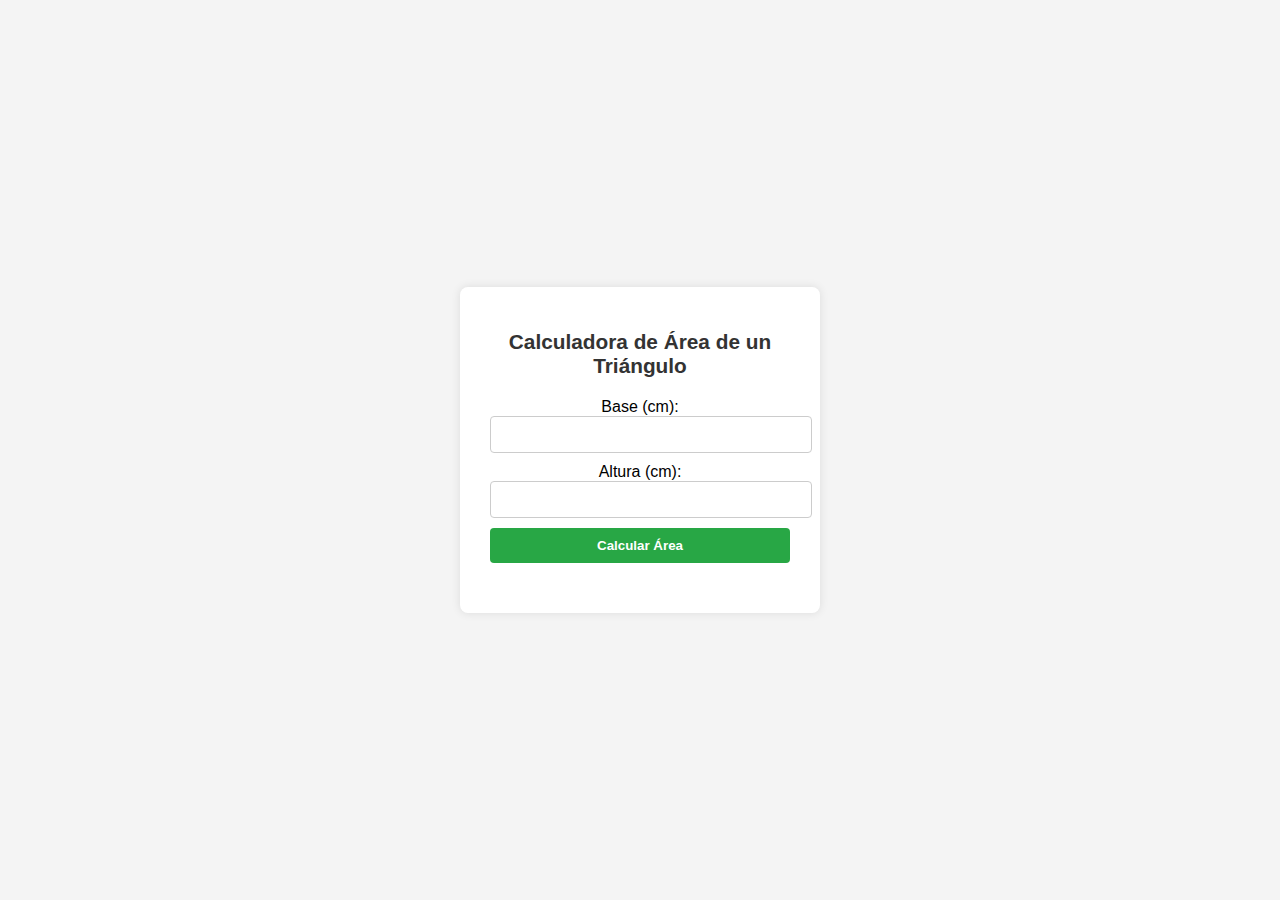
<file: paginas 9/problema 1/index.html>
<!DOCTYPE html>
<html lang="es">
<head>
    <meta charset="UTF-8">
    <meta name="viewport" content="width=device-width, initial-scale=1.0">
    <title>Área de un Triángulo</title>
    <link rel="stylesheet" href="style.css">
</head>
<body>
    <div class="container">
        <h1>Calculadora de Área de un Triángulo</h1>
        <form id="triangleForm">
            <label for="base">Base (cm):</label>
            <input type="number" id="base" name="base" step="any" required>

            <label for="altura">Altura (cm):</label>
            <input type="number" id="altura" name="altura" step="any" required>

            <button type="submit">Calcular Área</button>
        </form>

        <div id="resultado"></div>
    </div>

    <!-- Vincula al archivo script.js -->
    <script src="vinculadores.js"></script>
</body>
</html>
</file>
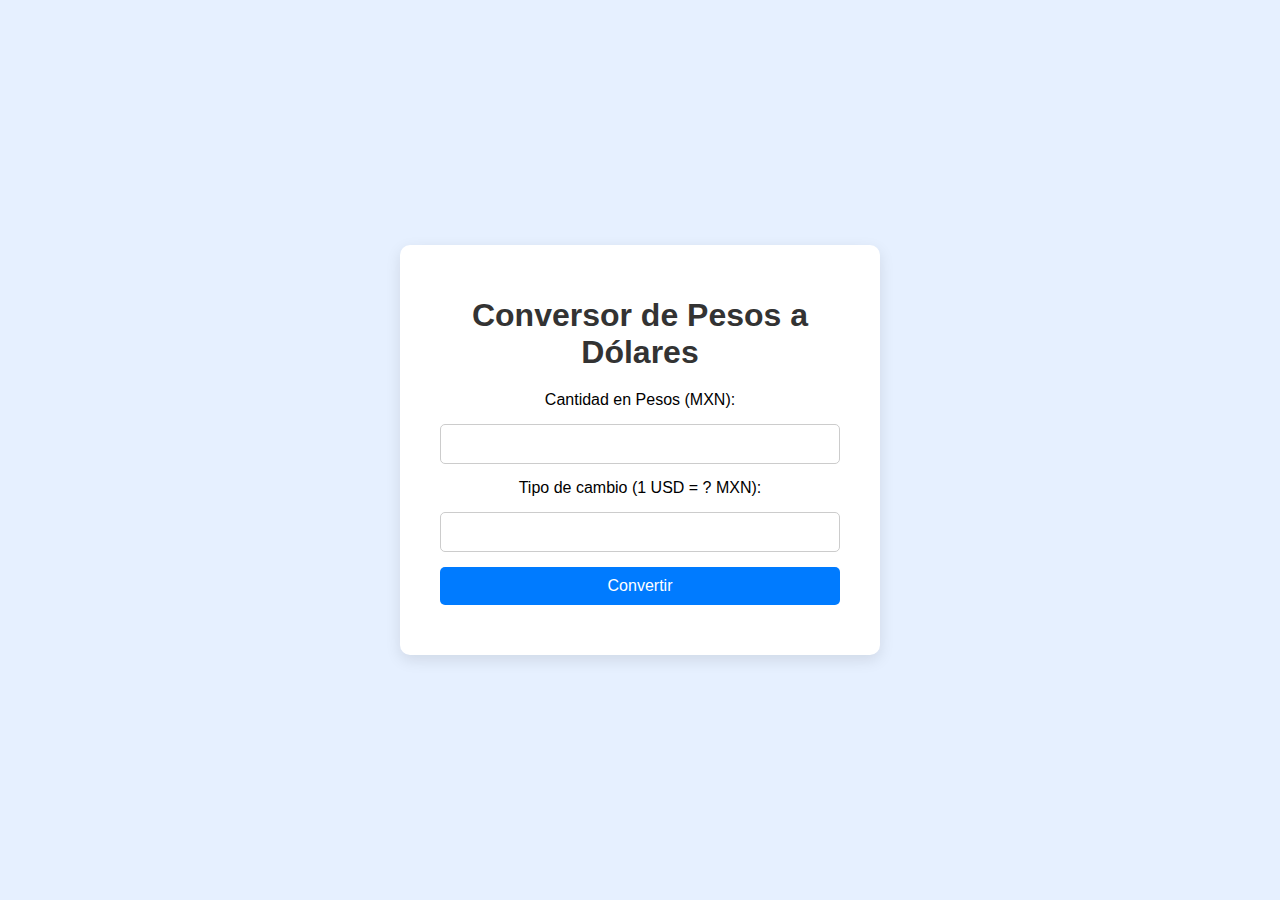
<file: paginas 9/problema 2/index_2 .html>
<!DOCTYPE html>
<html lang="es">
<head>
    <meta charset="UTF-8">
    <meta name="viewport" content="width=device-width, initial-scale=1.0">
    <title>Conversión MXN a USD</title>
    <link rel="stylesheet" href="style 2.css">
</head>
<body>
    <div class="container">
        <h1>Conversor de Pesos a Dólares</h1>
        <form id="currencyForm">
            <label for="pesos">Cantidad en Pesos (MXN):</label>
            <input type="number" id="pesos" name="pesos" step="any" required>

            <label for="tipoCambio">Tipo de cambio (1 USD = ? MXN):</label>
            <input type="number" id="tipoCambio" name="tipoCambio" step="any" required>

            <button type="submit">Convertir</button>
        </form>

        <div id="resultado"></div>
    </div>

    <!-- JS externo -->
    <script src="vinculadores 2.js"></script>
</body>
</html>
</file>
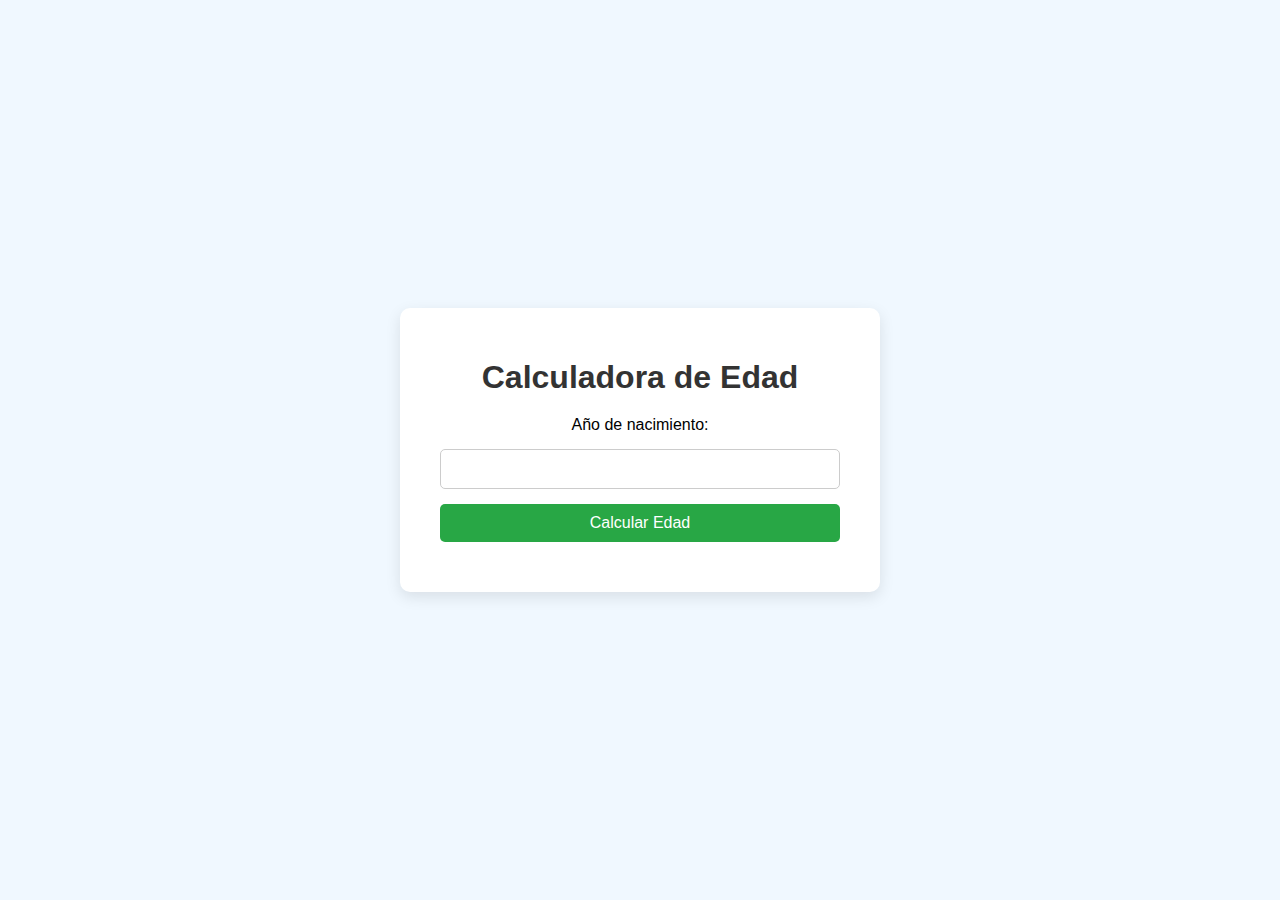
<file: paginas 9/problema 3/index 3 .html>
<!DOCTYPE html>
<html lang="es">
<head>
    <meta charset="UTF-8">
    <meta name="viewport" content="width=device-width, initial-scale=1.0">
    <title>Calculadora de Edad</title>
    <link rel="stylesheet" href="style 3 .css">
</head>
<body>
    <div class="container">
        <h1>Calculadora de Edad</h1>
        <form id="edadForm">
            <label for="nacimiento">Año de nacimiento:</label>
            <input type="number" id="nacimiento" name="nacimiento" required>

            <button type="submit">Calcular Edad</button>
        </form>

        <div id="resultado"></div>
    </div>

    <!-- Vinculador al archivo JavaScript -->
    <script src="vinculadores 3.js"></script>
</body>
</html>
</file>
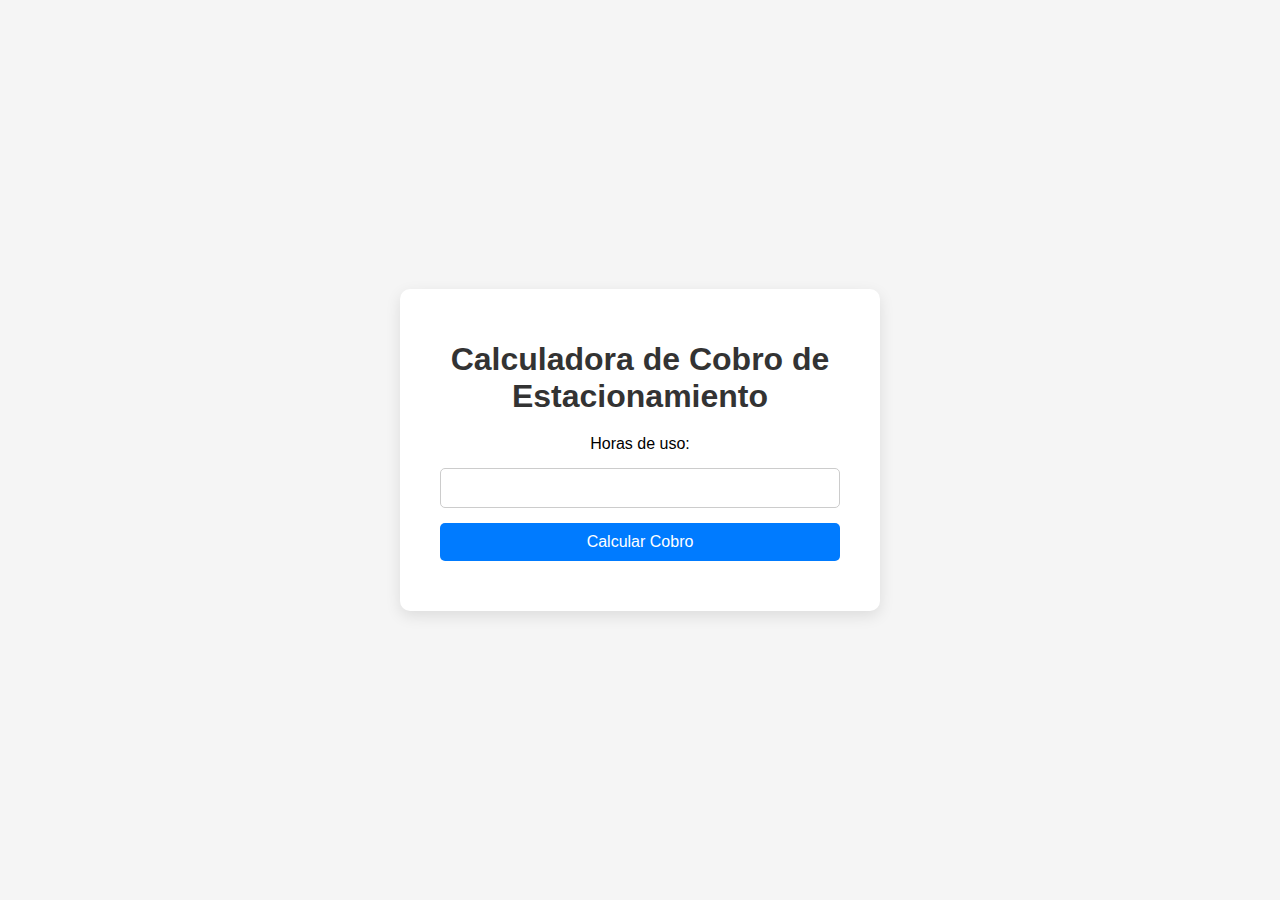
<file: paginas 9/problema 4/index 4 .html>
<!DOCTYPE html>
<html lang="es">
<head>
    <meta charset="UTF-8">
    <meta name="viewport" content="width=device-width, initial-scale=1.0">
    <title>Cálculo de Cobro de Estacionamiento</title>
    <link rel="stylesheet" href="style 4.css">
</head>
<body>
    <div class="container">
        <h1>Calculadora de Cobro de Estacionamiento</h1>
        <form id="parkingForm">
            <label for="horas">Horas de uso:</label>
            <input type="number" id="horas" name="horas" required min="1" step="any">

            <button type="submit">Calcular Cobro</button>
        </form>

        <div id="resultado"></div>
    </div>

    <!-- Vinculador al archivo JS -->
    <script src="vinculadores 4.js"></script>
</body>
</html>
</file>
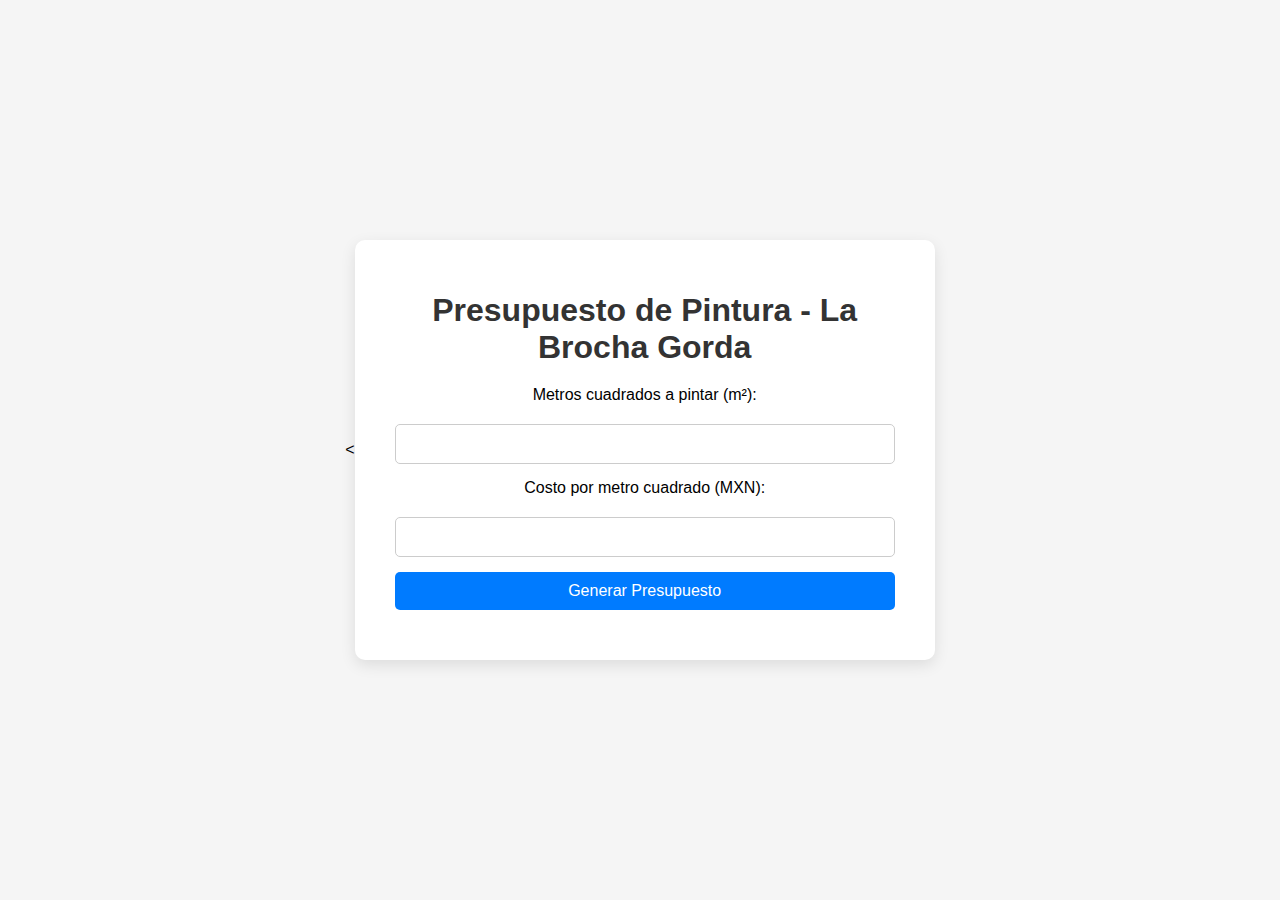
<file: paginas 9/problema 5/index 5.html>
<<!DOCTYPE html>
<html lang="es">
<head>
    <meta charset="UTF-8">
    <meta name="viewport" content="width=device-width, initial-scale=1.0">
    <title>Presupuesto de Pintura - La Brocha Gorda</title>
    <link rel="stylesheet" href="style 5.css">
</head>
<body>
    <div class="container">
        <h1>Presupuesto de Pintura - La Brocha Gorda</h1>
        
        <form id="formPintura">
            <label for="metros">Metros cuadrados a pintar (m²):</label>
            <input type="number" id="metros" name="metros" required min="1">
            
            <label for="costo">Costo por metro cuadrado (MXN):</label>
            <input type="number" id="costo" name="costo" required min="1" step="any">
            
            <button type="button" id="calcular">Generar Presupuesto</button>
        </form>
        
        <div id="resultado"></div>
    </div>

    <script src="vinculadores 5.js"></script>
</body>
</html>
</file>
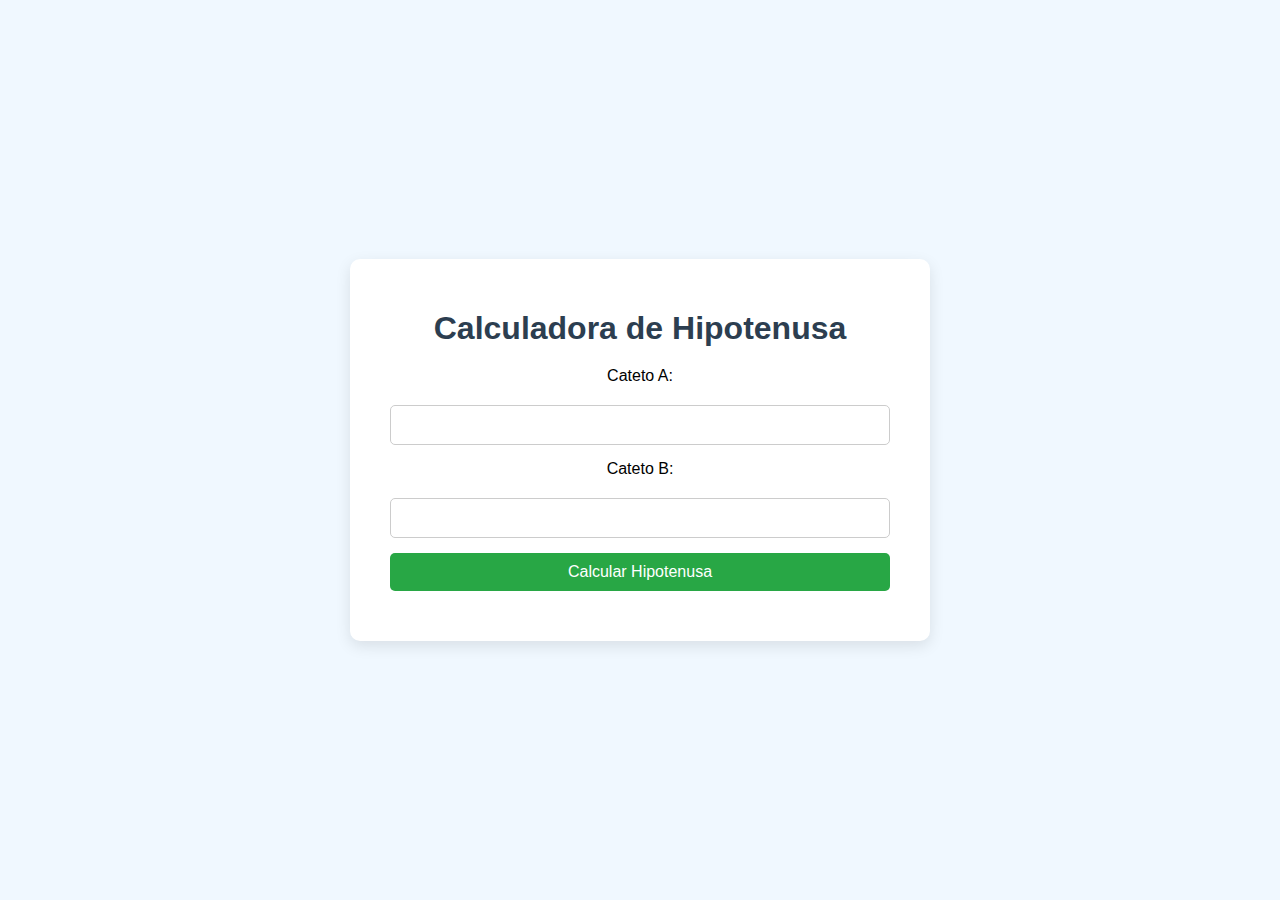
<file: paginas 9/problema 6/index 6.html>
<!DOCTYPE html>
<html lang="es">
<head>
    <meta charset="UTF-8">
    <meta name="viewport" content="width=device-width, initial-scale=1.0">
    <title>Calculadora de Hipotenusa</title>
    <link rel="stylesheet" href="style 6.css">
</head>
<body>
    <div class="container">
        <h1>Calculadora de Hipotenusa</h1>
        
        <form id="formHipotenusa">
            <label for="catetoA">Cateto A:</label>
            <input type="number" id="catetoA" name="catetoA" required min="0">

            <label for="catetoB">Cateto B:</label>
            <input type="number" id="catetoB" name="catetoB" required min="0">

            <button type="button" id="calcular">Calcular Hipotenusa</button>
        </form>

        <div id="resultado"></div>
    </div>

    <script src="vinculadores 6.js"></script>
</body>
</html>
</file>
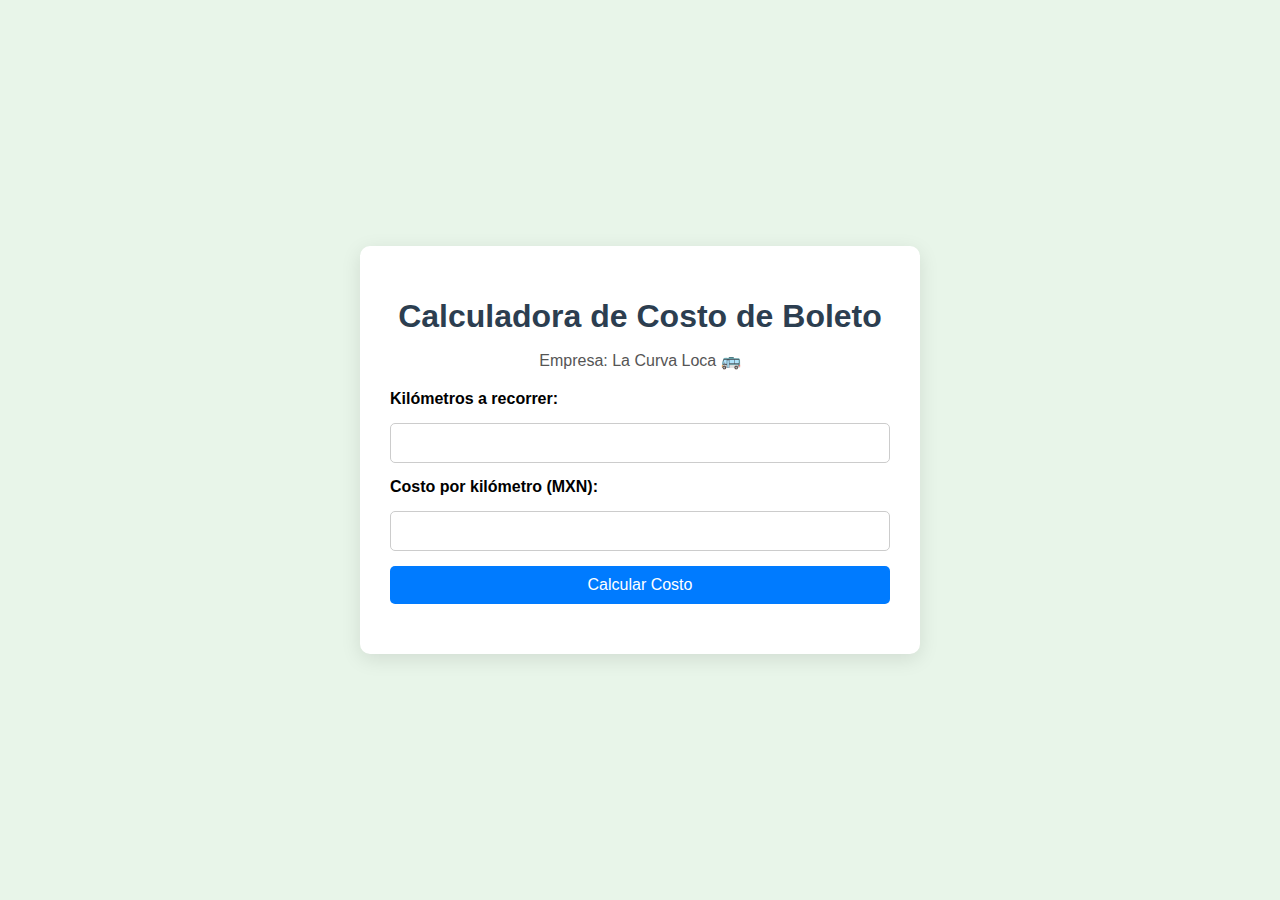
<file: paginas 9/problema 7/index 7.html>
<!DOCTYPE html>
<html lang="es">
<head>
    <meta charset="UTF-8">
    <meta name="viewport" content="width=device-width, initial-scale=1.0">
    <title>La Curva Loca - Costo del Boleto</title>
    <link rel="stylesheet" href="style 7.css">
</head>
<body>
    <div class="container">
        <h1>Calculadora de Costo de Boleto</h1>
        <p>Empresa: La Curva Loca 🚌</p>

        <form id="formBoleto">
            <label for="kms">Kilómetros a recorrer:</label>
            <input type="number" id="kms" name="kms" required min="1">

            <label for="costoKm">Costo por kilómetro (MXN):</label>
            <input type="number" id="costoKm" name="costoKm" required min="0.1" step="any">

            <button type="button" id="calcular">Calcular Costo</button>
        </form>

        <div id="resultado"></div>
    </div>

    <script src="vinculadores 7.js"></script>
</body>
</html>
</file>
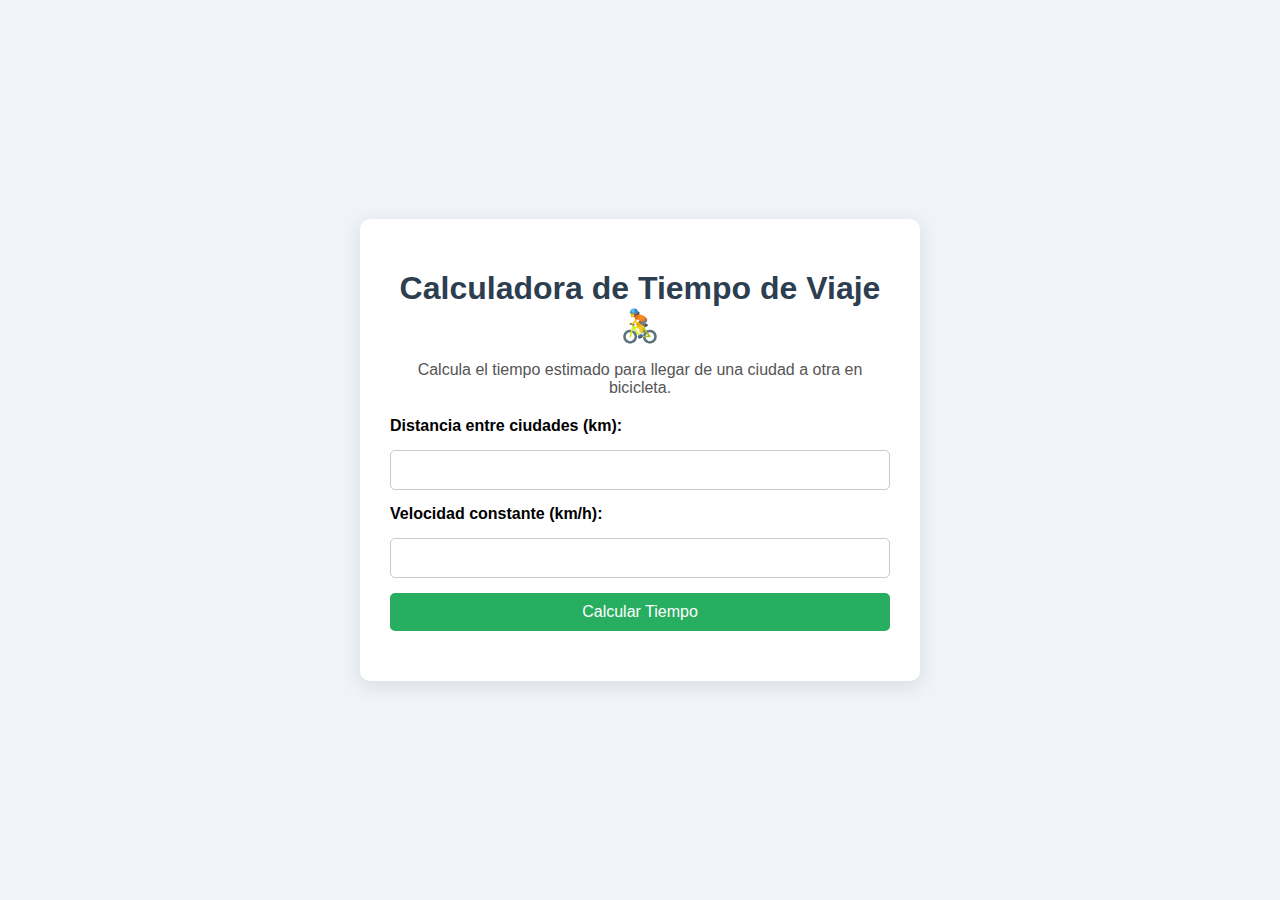
<file: paginas 9/problema 8/index 8.html>
<!DOCTYPE html>
<html lang="es">
<head>
    <meta charset="UTF-8">
    <meta name="viewport" content="width=device-width, initial-scale=1.0">
    <title>Tiempo de Viaje en Bicicleta</title>
    <link rel="stylesheet" href="style 8.css">
</head>
<body>
    <div class="container">
        <h1>Calculadora de Tiempo de Viaje 🚴</h1>
        <p>Calcula el tiempo estimado para llegar de una ciudad a otra en bicicleta.</p>

        <form id="formTiempo">
            <label for="distancia">Distancia entre ciudades (km):</label>
            <input type="number" id="distancia" required min="1">

            <label for="velocidad">Velocidad constante (km/h):</label>
            <input type="number" id="velocidad" required min="1" step="any">

            <button type="button" id="calcular">Calcular Tiempo</button>
        </form>

        <div id="resultado"></div>
    </div>

    <script src="vinculadores 8.js"></script>
</body>
</html>
</file>
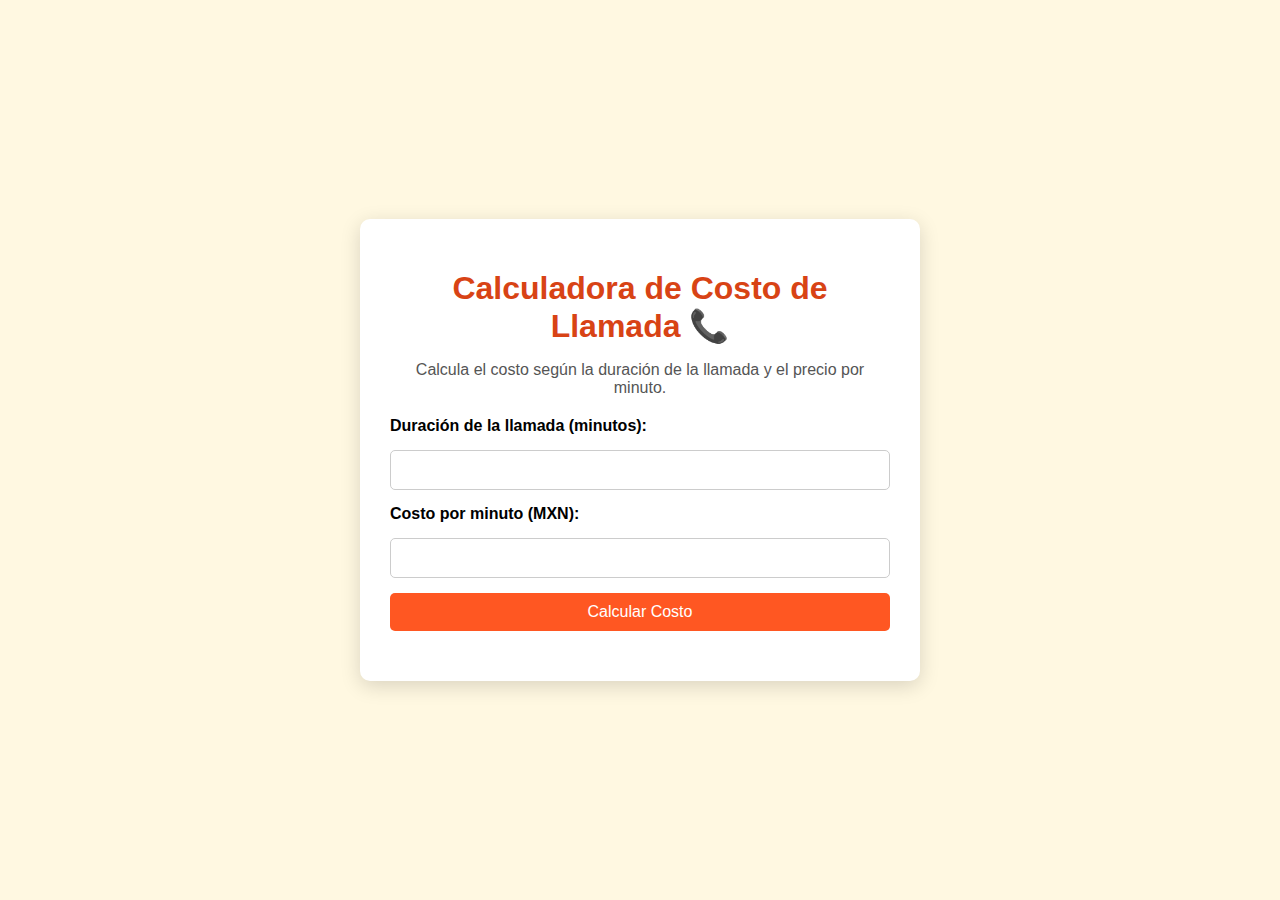
<file: paginas 9/problema 9/index 9.html>
<!DOCTYPE html>
<html lang="es">
<head>
    <meta charset="UTF-8">
    <meta name="viewport" content="width=device-width, initial-scale=1.0">
    <title>Costo de Llamada Telefónica</title>
    <link rel="stylesheet" href="style 9.css">
</head>
<body>
    <div class="container">
        <h1>Calculadora de Costo de Llamada 📞</h1>
        <p>Calcula el costo según la duración de la llamada y el precio por minuto.</p>

        <form id="formLlamada">
            <label for="minutos">Duración de la llamada (minutos):</label>
            <input type="number" id="minutos" required min="1">

            <label for="costoMin">Costo por minuto (MXN):</label>
            <input type="number" id="costoMin" required min="0.01" step="any">

            <button type="button" id="calcular">Calcular Costo</button>
        </form>

        <div id="resultado"></div>
    </div>

    <script src="vinculadores 9.js"></script>
</body>
</html>
</file>
<file: paginas 9/problema 1/style.css>
body {
    background-color: #f4f4f4;
    font-family: Arial, sans-serif;
    display: flex;
    justify-content: center;
    align-items: center;
    height: 100vh;
    margin: 0;
}

.container {
    background-color: white;
    padding: 30px;
    border-radius: 8px;
    box-shadow: 0 0 10px rgba(0,0,0,0.1);
    width: 300px;
    text-align: center;
}

h1 {
    margin-bottom: 20px;
    font-size: 1.3rem;
    color: #333;
}

input {
    padding: 10px;
    width: 100%;
    margin-bottom: 10px;
    border: 1px solid #ccc;
    border-radius: 4px;
}

button {
    padding: 10px;
    width: 100%;
    background-color: #28a745;
    color: white;
    border: none;
    border-radius: 4px;
    font-weight: bold;
    cursor: pointer;
}

button:hover {
    background-color: #218838;
}

#resultado {
    margin-top: 20px;
    font-size: 1.2rem;
    color: #000;
}
</file>
<file: paginas 9/problema 2/style 2.css>
body {
        background: #e6f0ff;
        font-family: Arial, sans-serif;
        display: flex;
        justify-content: center;
        align-items: center;
        height: 100vh;
        margin: 0;
    }
    
    .container {
        background-color: #fff;
        padding: 30px 40px;
        border-radius: 10px;
        box-shadow: 0 5px 15px rgba(0,0,0,0.1);
        width: 100%;
        max-width: 400px;
        text-align: center;
    }
    
    h1 {
        margin-bottom: 20px;
        color: #333;
    }
    
    form {
        display: flex;
        flex-direction: column;
        gap: 15px;
    }
    
    input {
        padding: 10px;
        font-size: 1rem;
        border: 1px solid #ccc;
        border-radius: 5px;
    }
    
    button {
        padding: 10px;
        font-size: 1rem;
        background-color: #007bff;
        color: white;
        border: none;
        border-radius: 5px;
        cursor: pointer;
    }
    
    button:hover {
        background-color: #0056b3;
    }
    
    #resultado {
        margin-top: 20px;
        font-size: 1.2rem;
        color: #000;
    }
</file>
<file: paginas 9/problema 3/style 3 .css>
body {
    background-color: #f0f8ff;
    font-family: Arial, sans-serif;
    display: flex;
    justify-content: center;
    align-items: center;
    height: 100vh;
    margin: 0;
}

.container {
    background-color: white;
    padding: 30px 40px;
    border-radius: 10px;
    box-shadow: 0 5px 15px rgba(0, 0, 0, 0.1);
    text-align: center;
    width: 100%;
    max-width: 400px;
}

h1 {
    margin-bottom: 20px;
    color: #333;
}

form {
    display: flex;
    flex-direction: column;
    gap: 15px;
}

input {
    padding: 10px;
    font-size: 1rem;
    border: 1px solid #ccc;
    border-radius: 5px;
}

button {
    padding: 10px;
    font-size: 1rem;
    background-color: #28a745;
    color: white;
    border: none;
    border-radius: 5px;
    cursor: pointer;
}

button:hover {
    background-color: #218838;
}

#resultado {
    margin-top: 20px;
    font-size: 1.2rem;
    color: #000;
}
</file>
<file: paginas 9/problema 4/style 4.css>
body {
    background-color: #f5f5f5;
    font-family: 'Segoe UI', Tahoma, Geneva, Verdana, sans-serif;
    display: flex;
    justify-content: center;
    align-items: center;
    height: 100vh;
    margin: 0;
}

.container {
    background-color: white;
    padding: 30px 40px;
    border-radius: 10px;
    box-shadow: 0 5px 15px rgba(0, 0, 0, 0.1);
    text-align: center;
    width: 100%;
    max-width: 400px;
}

h1 {
    margin-bottom: 20px;
    color: #333;
}

form {
    display: flex;
    flex-direction: column;
    gap: 15px;
}

input {
    padding: 10px;
    font-size: 1rem;
    border: 1px solid #ccc;
    border-radius: 5px;
}

button {
    padding: 10px;
    font-size: 1rem;
    background-color: #007bff;
    color: white;
    border: none;
    border-radius: 5px;
    cursor: pointer;
}

button:hover {
    background-color: #0056b3;
}

#resultado {
    margin-top: 20px;
    font-size: 1.2rem;
    color: #000;
}
</file>
<file: paginas 9/problema 5/style 5.css>
body {
    background-color: #f5f5f5;
    font-family: Arial, sans-serif;
    display: flex;
    justify-content: center;
    align-items: center;
    height: 100vh;
    margin: 0;
}

.container {
    background-color: white;
    padding: 30px 40px;
    border-radius: 10px;
    box-shadow: 0 5px 15px rgba(0, 0, 0, 0.1);
    text-align: center;
    width: 100%;
    max-width: 500px;
}

h1 {
    margin-bottom: 20px;
    color: #333;
}

form {
    display: flex;
    flex-direction: column;
    gap: 15px;
}

input {
    padding: 10px;
    font-size: 1rem;
    border: 1px solid #ccc;
    border-radius: 5px;
}

button {
    padding: 10px;
    font-size: 1rem;
    background-color: #007bff;
    color: white;
    border: none;
    border-radius: 5px;
    cursor: pointer;
}

button:hover {
    background-color: #0056b3;
}

#resultado {
    margin-top: 20px;
    font-size: 1.2rem;
    color: #000;
}

label {
    font-size: 1rem;
    margin-bottom: 5px;
}
</file>
<file: paginas 9/problema 6/style 6.css>
body {
    background-color: #f0f8ff;
    font-family: Arial, sans-serif;
    display: flex;
    justify-content: center;
    align-items: center;
    height: 100vh;
    margin: 0;
}

.container {
    background-color: white;
    padding: 30px 40px;
    border-radius: 10px;
    box-shadow: 0 5px 15px rgba(0, 0, 0, 0.1);
    text-align: center;
    width: 100%;
    max-width: 500px;
}

h1 {
    margin-bottom: 20px;
    color: #2c3e50;
}

form {
    display: flex;
    flex-direction: column;
    gap: 15px;
}

input {
    padding: 10px;
    font-size: 1rem;
    border: 1px solid #ccc;
    border-radius: 5px;
}

button {
    padding: 10px;
    font-size: 1rem;
    background-color: #28a745;
    color: white;
    border: none;
    border-radius: 5px;
    cursor: pointer;
}

button:hover {
    background-color: #218838;
}

#resultado {
    margin-top: 20px;
    font-size: 1.2rem;
    color: #000;
}

label {
    font-size: 1rem;
    margin-bottom: 5px;
}
</file>
<file: paginas 9/problema 7/style 7.css>
body {
    background-color: #e8f5e9;
    font-family: 'Segoe UI', sans-serif;
    display: flex;
    justify-content: center;
    align-items: center;
    height: 100vh;
    margin: 0;
}

.container {
    background-color: white;
    padding: 30px;
    border-radius: 10px;
    box-shadow: 0px 5px 20px rgba(0, 0, 0, 0.1);
    width: 90%;
    max-width: 500px;
    text-align: center;
}

h1 {
    margin-bottom: 10px;
    color: #2c3e50;
}

p {
    margin-bottom: 20px;
    color: #555;
}

form {
    display: flex;
    flex-direction: column;
    gap: 15px;
}

label {
    font-weight: bold;
    text-align: left;
}

input {
    padding: 10px;
    border-radius: 5px;
    border: 1px solid #ccc;
    font-size: 1rem;
}

button {
    padding: 10px;
    background-color: #007bff;
    color: white;
    font-size: 1rem;
    border: none;
    border-radius: 5px;
    cursor: pointer;
}

button:hover {
    background-color: #0056b3;
}

#resultado {
    margin-top: 20px;
    font-size: 1.2rem;
    color: #000;
}
</file>
<file: paginas 9/problema 8/style 8.css>
body {
    background-color: #f0f4f8;
    font-family: Arial, sans-serif;
    display: flex;
    justify-content: center;
    align-items: center;
    height: 100vh;
    margin: 0;
}

.container {
    background-color: white;
    padding: 30px;
    border-radius: 10px;
    box-shadow: 0px 5px 20px rgba(0, 0, 0, 0.1);
    width: 90%;
    max-width: 500px;
    text-align: center;
}

h1 {
    color: #2c3e50;
    margin-bottom: 10px;
}

p {
    margin-bottom: 20px;
    color: #555;
}

form {
    display: flex;
    flex-direction: column;
    gap: 15px;
}

label {
    text-align: left;
    font-weight: bold;
}

input {
    padding: 10px;
    font-size: 1rem;
    border: 1px solid #ccc;
    border-radius: 5px;
}

button {
    padding: 10px;
    background-color: #27ae60;
    color: white;
    font-size: 1rem;
    border: none;
    border-radius: 5px;
    cursor: pointer;
}

button:hover {
    background-color: #1e8449;
}

#resultado {
    margin-top: 20px;
    font-size: 1.2rem;
    color: #000;
}
</file>
<file: paginas 9/problema 9/style 9.css>
body {
    background-color: #fff8e1;
    font-family: 'Segoe UI', sans-serif;
    display: flex;
    justify-content: center;
    align-items: center;
    height: 100vh;
    margin: 0;
}

.container {
    background-color: white;
    padding: 30px;
    border-radius: 10px;
    box-shadow: 0 5px 20px rgba(0, 0, 0, 0.15);
    width: 90%;
    max-width: 500px;
    text-align: center;
}

h1 {
    color: #d84315;
    margin-bottom: 10px;
}

p {
    margin-bottom: 20px;
    color: #555;
}

form {
    display: flex;
    flex-direction: column;
    gap: 15px;
}

label {
    font-weight: bold;
    text-align: left;
}

input {
    padding: 10px;
    font-size: 1rem;
    border: 1px solid #ccc;
    border-radius: 5px;
}

button {
    padding: 10px;
    background-color: #ff5722;
    color: white;
    font-size: 1rem;
    border: none;
    border-radius: 5px;
    cursor: pointer;
}

button:hover {
    background-color: #e64a19;
}

#resultado {
    margin-top: 20px;
    font-size: 1.2rem;
    color: #000;
}
</file>
